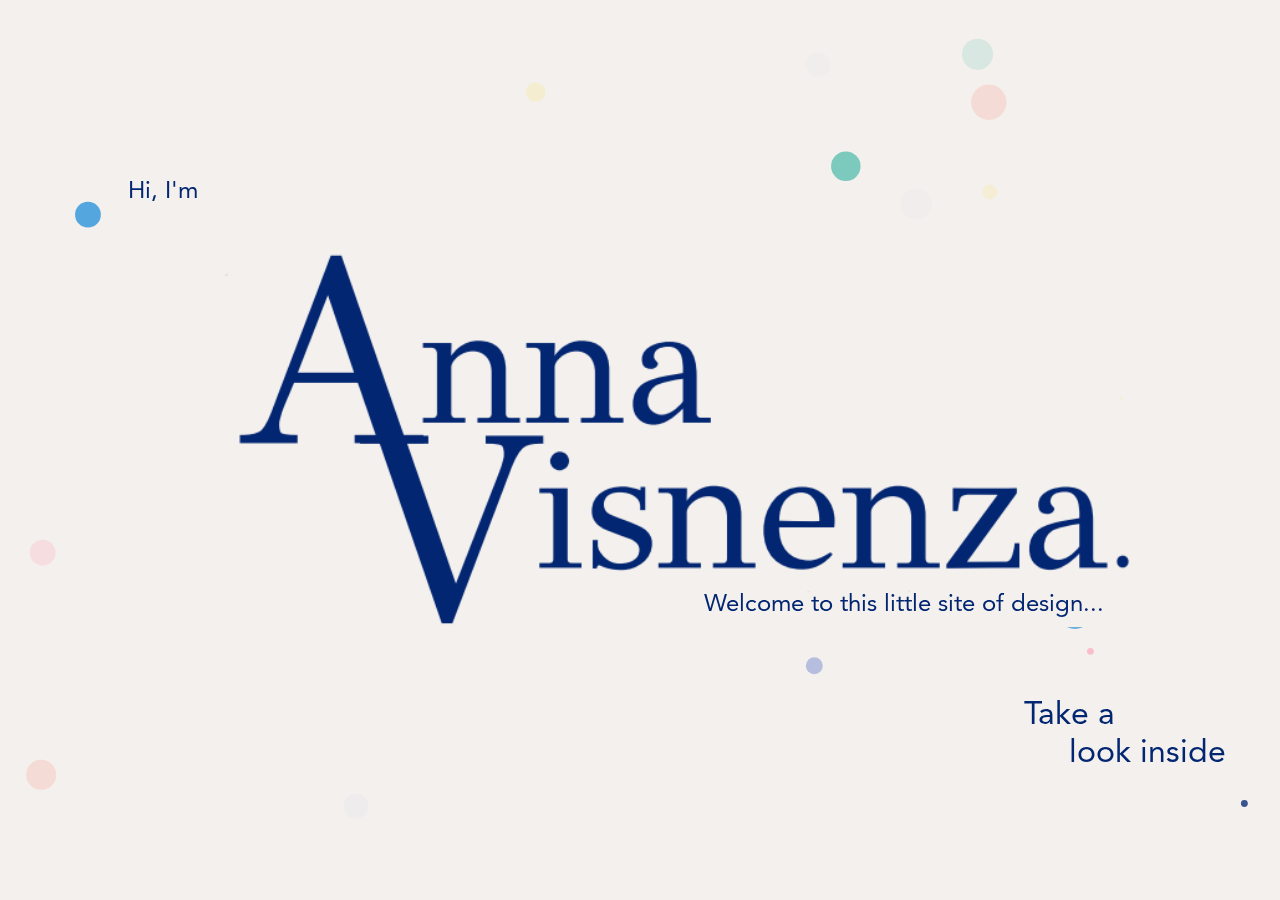
<file: index.html>
<!DOCTYPE html>
<html lang="en">
<head>
    <meta charset="UTF-8">
    <meta name="viewport" content="width=device-width, initial-scale=1.0">
    <meta http-equiv="X-UA-Compatible" content="ie=edge">
    <meta name="description" content="A portfolio website for Anna Visnenza's design projects">
    <meta name="author" content="Andrea Hayes and Anna Visnenza">
    <meta name="keywords" content="Design, graphic designer, Designer, Art, Anna Visnenza, Andrea Hayes, Creative, Portfolio, Graphic Design, Products, Work, Play, Contact, Playful, Particles">

    <link rel="stylesheet" href="css/animations.css">
    <link rel="stylesheet" href="css/style.css">
    <link rel="stylesheet" href="css/responsive.css">

    <title>Anna Visnenza</title>
    
</head>
<body>

  <div id="particles-js"></div>

  <img src="assets/images/AnnaMain.png" id="mainTitleImage" class="main-fade-in" alt="An image of the name Anna Visnenza">

  <p id="pOne" class="introFont">Hi, I'm</p>
  <p id="pTwo" class="introFont">Welcome to this little site of design...</p>
  <a href="inside.html"><p id="pThree" class="introFont">Take a <br/> &nbsp; &nbsp; &nbsp;look inside</p></a>


  <script src="plugins/particles.js"></script>
  <script src="js/myScript.js"></script>
</body>
</html>
</file>
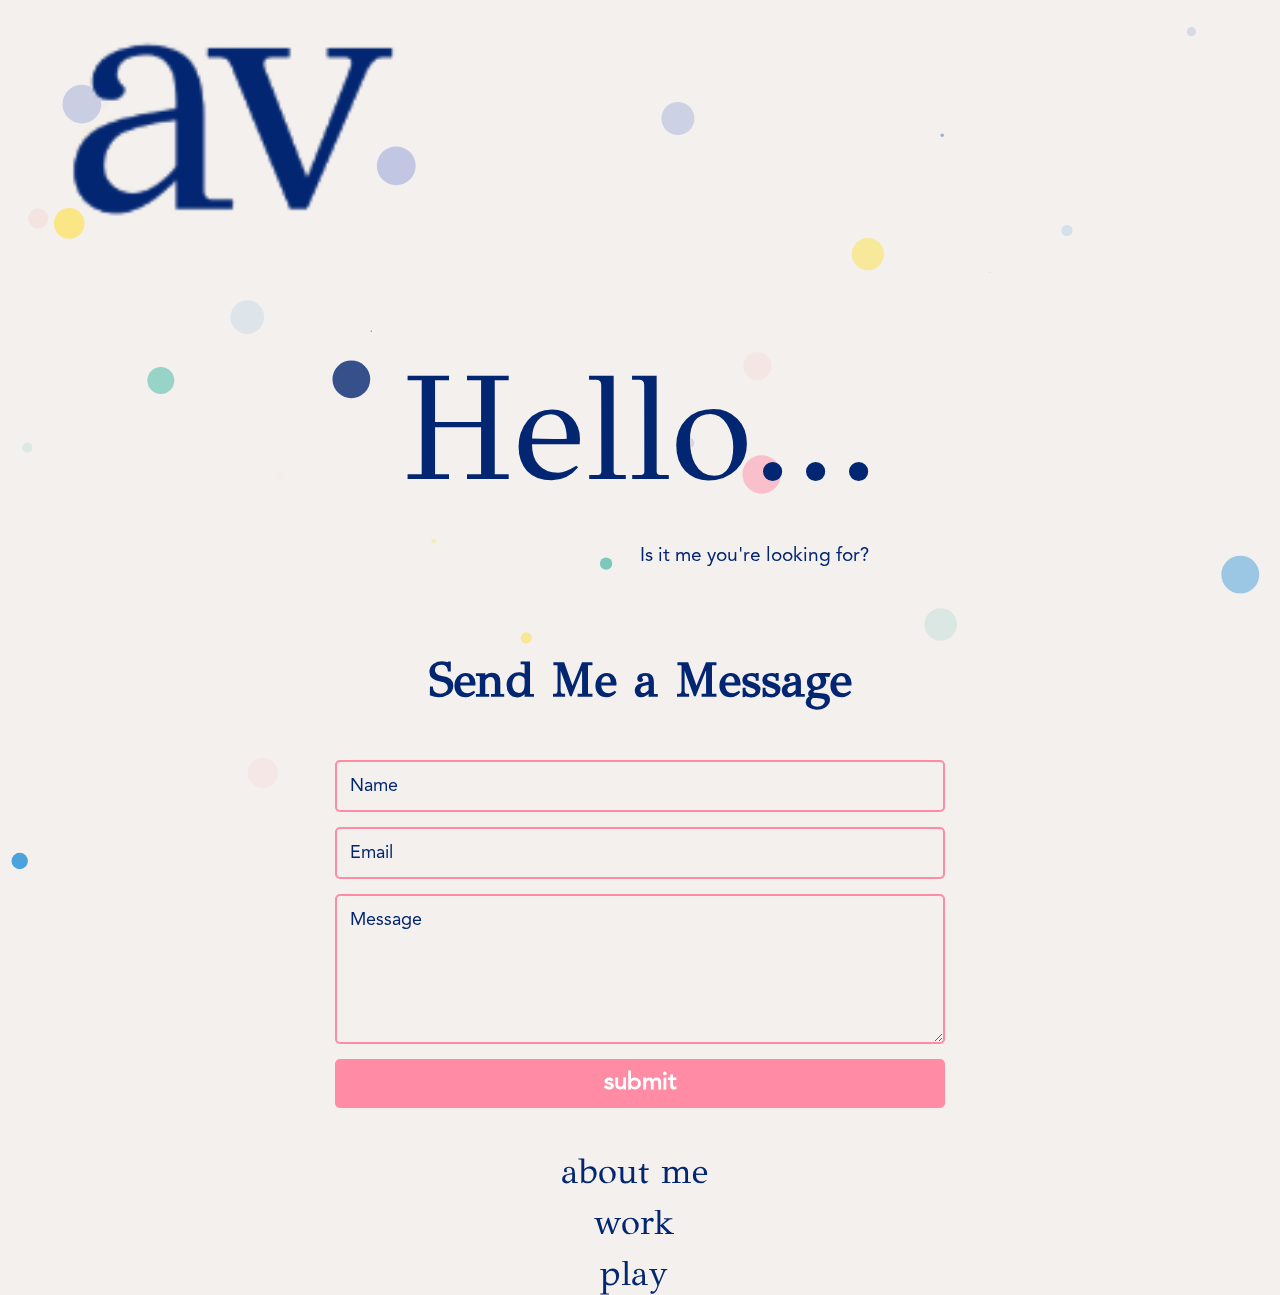
<file: contact.html>
<!DOCTYPE html>
<html lang="en">
<head>
    <meta charset="UTF-8">
    <meta name="viewport" content="width=device-width, initial-scale=1.0">
    <meta http-equiv="X-UA-Compatible" content="ie=edge">
    <meta name="description" content="A portfolio website for Anna Visnenza's design projects">
    <meta name="author" content="Andrea Hayes and Anna Visnenza">
    <meta name="keywords" content="Design, about, graphic designer, Designer, Art, Anna Visnenza, Andrea Hayes, Creative, Portfolio, Graphic Design, Products, Work, Play, Contact, Playful, Particles">

    <link rel="stylesheet" href="css/animations.css">
    <link rel="stylesheet" href="css/style.css">
    <link rel="stylesheet" href="css/form.css">
    <link rel="stylesheet" href="css/contactResponsive.css">

    <title>Anna Visnenza</title>
    
</head>
<body>

  <div id="particles-js"></div>

  <a href="index.html"><img id="logo" class="second-fade-in" src="assets/images/logo.png" alt=""></a>

  <h1 id="contactTitle" class="fancyAboutFont second-fade-in">Hello...</h1>
  <p id="contactSubtitle" class="second-fade-in">Is it me you're looking for?</p>

  <div id="contactSection" class="second-fade-in">
    <h1 id="messageMe">Send Me a Message</h1>
    <form>      
      <input name="name" type="text" class="feedback-input" placeholder="Name" />   
      <input name="email" type="text" class="feedback-input" placeholder="Email" />
      <textarea name="text" class="feedback-input" placeholder="Message"></textarea>
      <input type="submit" value="submit"/>
    </form>
  </div>

    <div id="sideNavContact">
        <ul id="sideNavList">
          <li> <a href="about.html"><h1 id="contactContact" class="fancyAboutFont second-fade-in">about me</h1></a></li>
            <li><a href="work.html"><h1 id="workContact" class="fancyAboutFont second-fade-in">work</h1></a></li>
            <li><a href="play.html"><h1 id="playContact" class="fancyAboutFont second-fade-in">play</h1></a></li>
        </ul>  
    </div>

  <script src="plugins/particles.js"></script>
  <script src="js/myScript.js"></script>
</body>
</html>
</file>
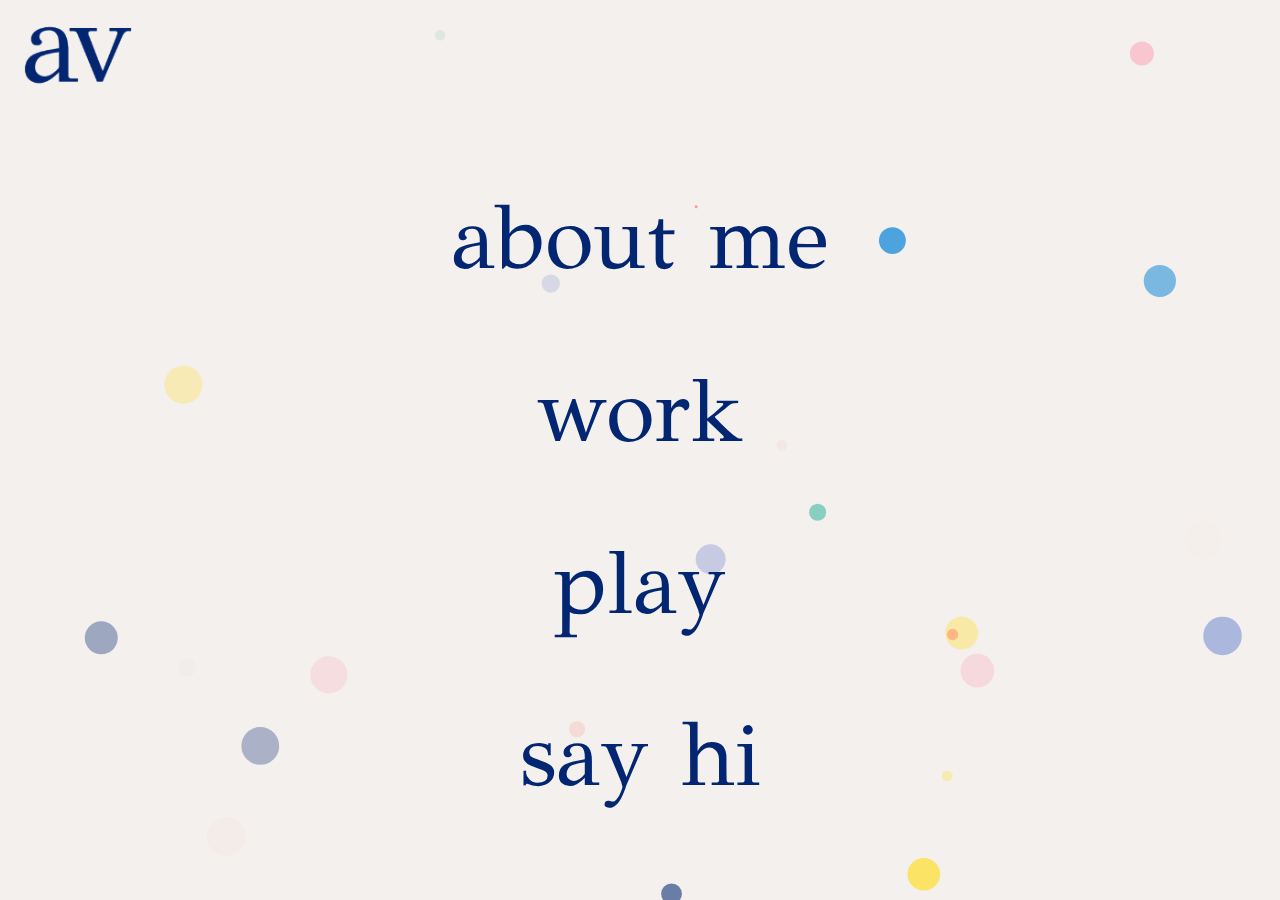
<file: inside.html>
<!DOCTYPE html>
<html lang="en">
<head>
    <meta charset="UTF-8">
    <meta name="viewport" content="width=device-width, initial-scale=1.0">
    <meta http-equiv="X-UA-Compatible" content="ie=edge">
    <meta name="description" content="A portfolio website for Anna Visnenza's design projects">
    <meta name="author" content="Andrea Hayes and Anna Visnenza">
    <meta name="keywords" content="Design, inside, Art, Anna Visnenza, Andrea Hayes, Creative, Portfolio, Graphic Design, Products, Work, Play, Contact, Playful, Particles">

    <link rel="stylesheet" href="css/animations.css">
    <link rel="stylesheet" href="css/style.css">
    <link rel="stylesheet" href="css/responsive.css">

    <title>Anna Visnenza</title>
    
</head>
<body>
    
    <div id="particles-js"></div>

    <a href="index.html"><img id="logo" class="second-fade-in" src="assets/images/logo.png" alt=""></a>
    <a href="about.html"><h1 id="about" class="fancyInsideFont second-fade-in">about me</h1></a>
    <a href="work.html"><h1 id="work" class="fancyInsideFont second-fade-in">work</h1></a>
    <a href="play.html"><h1 id="play" class="fancyInsideFont second-fade-in">play</h1></a>
    <a href="contact.html"><h1 id="contact" class="fancyInsideFont second-fade-in">say hi</h1></a>


  <script src="plugins/particles.js"></script>
  <script src="js/myScript.js"></script>
</body>
</html>
</file>
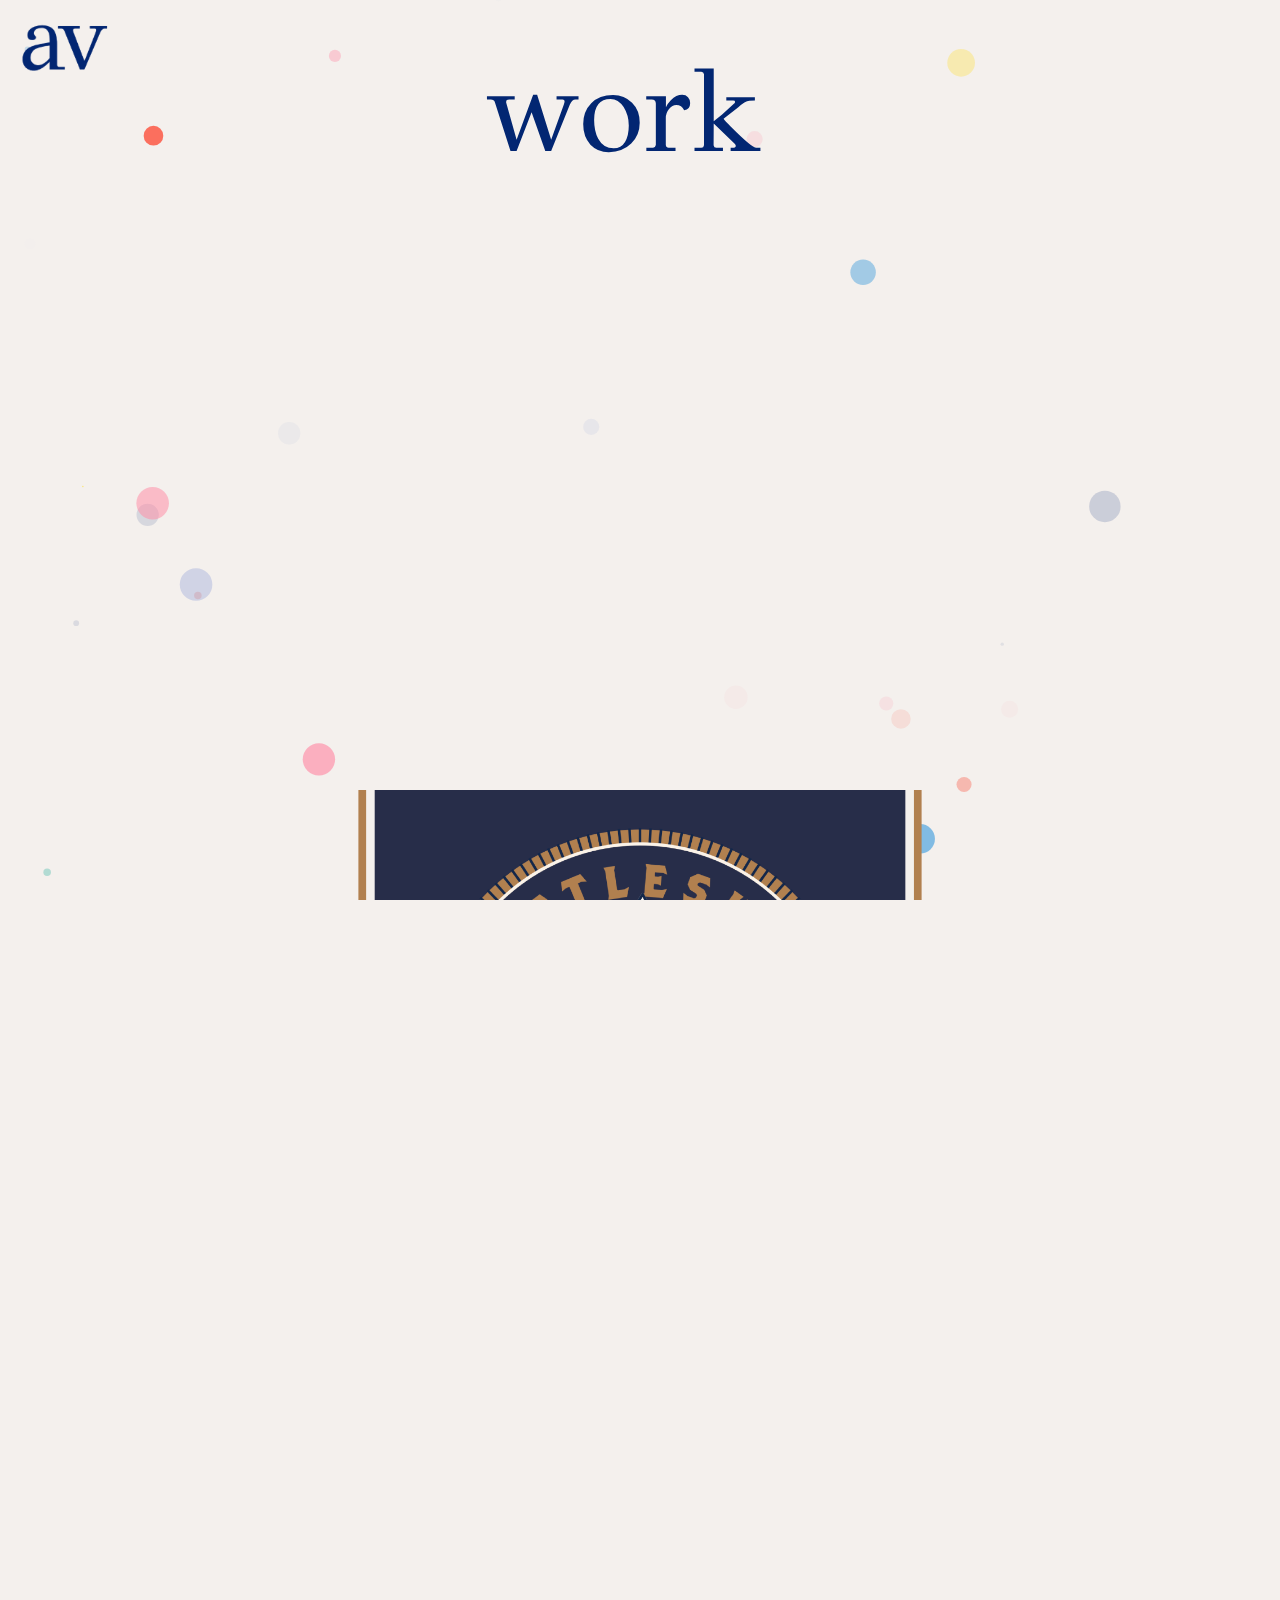
<file: work.html>
<!DOCTYPE html>
<html lang="en">
<head>
    <meta charset="UTF-8">
    <meta name="viewport" content="width=device-width, initial-scale=1.0">
    <meta http-equiv="X-UA-Compatible" content="ie=edge">
    <meta name="description" content="A portfolio website for Anna Visnenza's design projects">
    <meta name="author" content="Andrea Hayes and Anna Visnenza">
    <meta name="keywords" content="Design, about, graphic designer, Designer, Art, Anna Visnenza, Andrea Hayes, Creative, Portfolio, Graphic Design, Products, Work, Play, Contact, Playful, Particles">

    <link rel="stylesheet" href="css/animations.css">
    <link rel="stylesheet" href="css/style.css">
    <link rel="stylesheet" href="css/work.css">

    <title>Anna Visnenza</title>
    
</head>
<body>

  <div id="particles-js"></div>

  <a href="index.html"><img id="logo" class="second-fade-in" src="assets/images/logo.png" alt=""></a>

  <h1 id="workTitle" class="fancyAboutFont second-fade-in">work</h1>

  <div class="child-page-listing second-fade-in">
    <div class="grid-container">
      <article id="3685" class="location-listing">
        <a class="location-title" href="html_pages/work_projects/bottleshop.html">BottleShop</a>
          <div class="location-image">
              <a href="html_pages/work_projects/bottleshop.html">
                <img src="assets/images/work/Bottleshop/BScover.png" alt="">
              </a>
          </div>
      </article>
  
      <article id="3688" class="location-listing">
        <a class="location-title" href="#">PMS</a>
        <div class="location-image">
          <a href="#">
            <img src="assets/images/work/PMS/PMScover.png" alt="">
          </a>
        </div>
      </article>
  
      <article id="3691" class="location-listing">
        <a class="location-title" href="#">Signature</a>
        <div class="location-image">
         <img src="assets/images/work/Signature/SignatureCover.png" alt="">
        </div>
      </article>
  
      <article id="3694" class="location-listing">
        <a class="location-title" href="#">Seaton</a>
        <div class="location-image">
          <img src="assets/images/work/Seaton/SeatonCover.png" alt="">
        </div>
      </article>
  
      <article id="3697" class="location-listing">
        <a class="location-title" href="#">Great Life Advice</a>
        <div class="location-image">
          <img src="assets/images/work/Great_Life_Advice/GLACover.png" alt="">
        </div>
      </article>
  
      <article id="3700" class="location-listing">
        <a class="location-title" href="#">Un-Bowl-Leavable</a>
        <div class="location-image">
          <img src="assets/images/work/Unbowleavable/unbowlCover.png" alt="">
        </div>
      </article>
    </div>
  </div>

  <div id="sideNavAbout">
    <ul id="sideNavList">
        <li><a href="about.html"><h1 id="workAbout" class="fancyAboutFont second-fade-in resizeFont">about me</h1></a></li>
        <li><a href="play.html"><h1 id="playAbout" class="fancyAboutFont second-fade-in resizeFont">play</h1></a></li>
        <li> <a href="contact.html"><h1 id="contactAbout" class="fancyAboutFont second-fade-in resizeFont">say hi</h1></a></li>
    </ul>  
</div>

  <script src="plugins/particles.js"></script>
  <script src="js/myScript.js"></script>
</body>
</html>
</file>
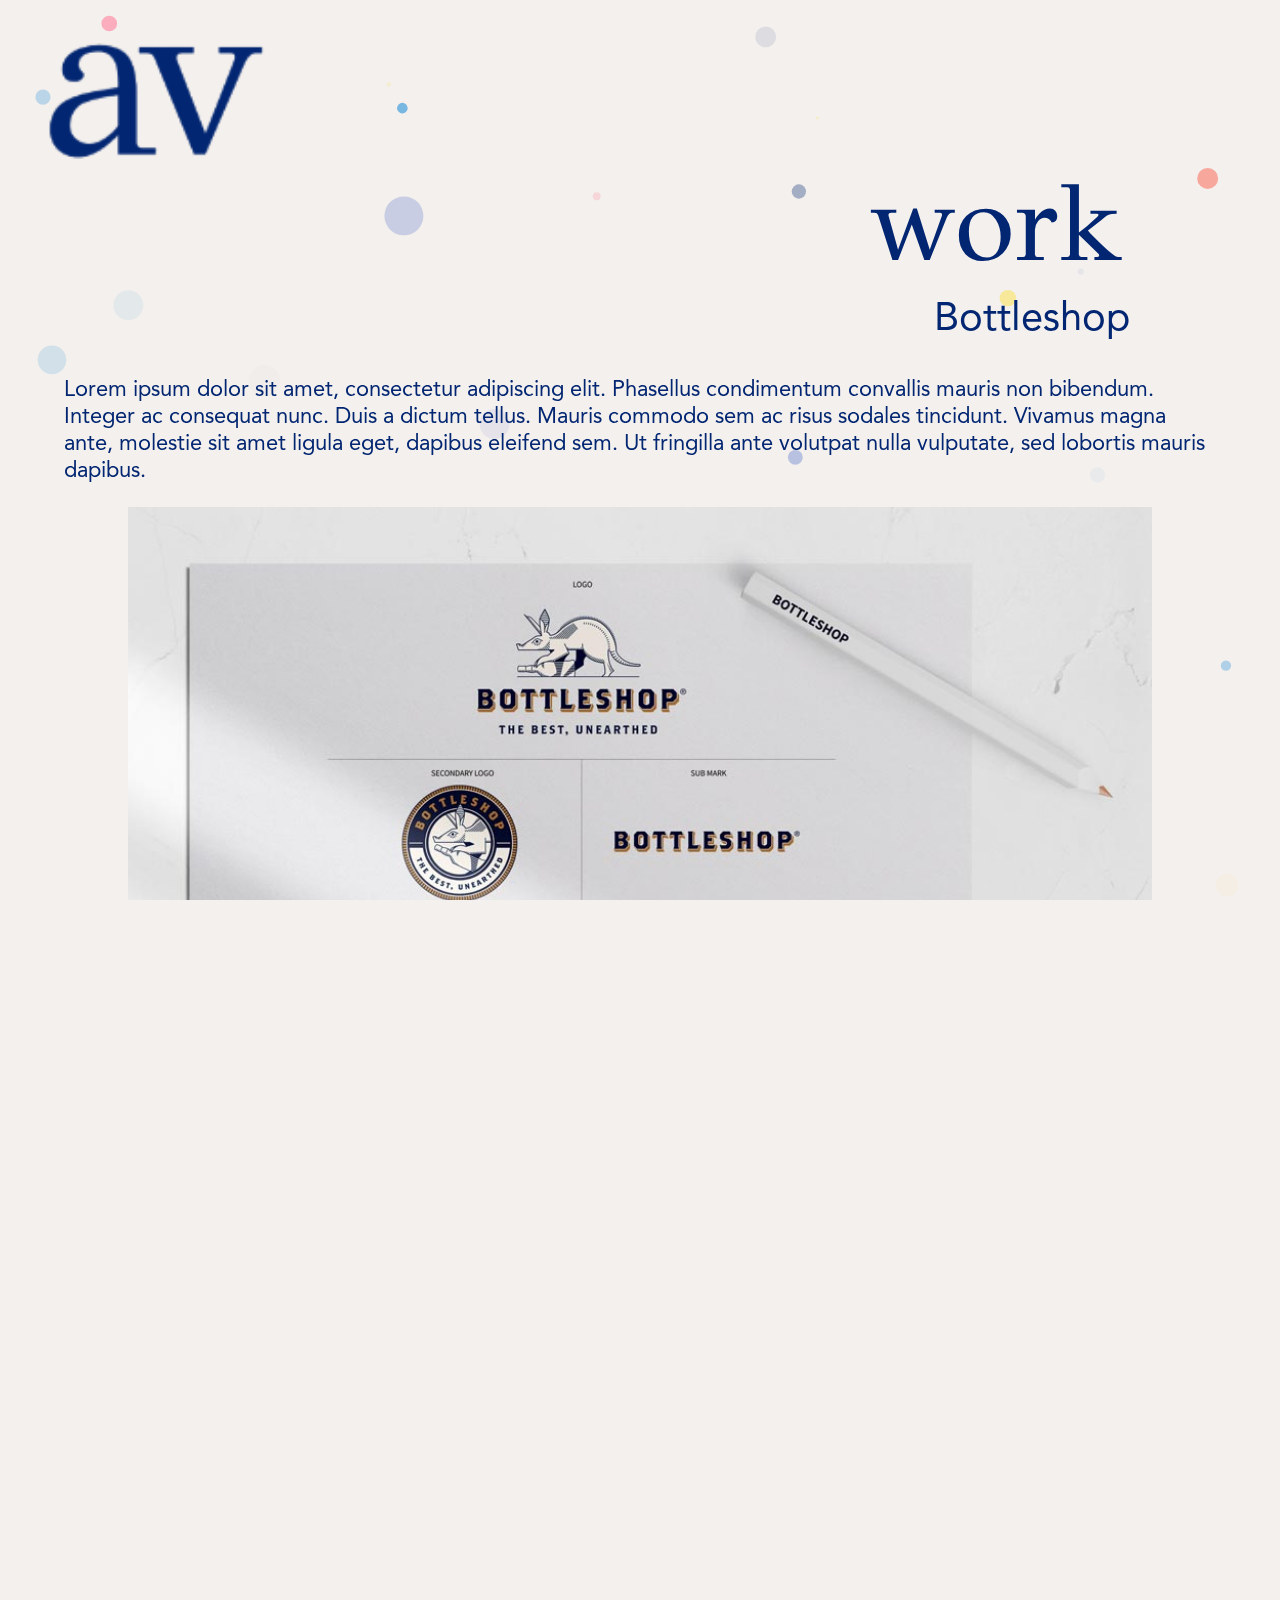
<file: html_pages/work_projects/bottleshop.html>
<!DOCTYPE html>
<html lang="en">
<head>
    <meta charset="UTF-8">
    <meta name="viewport" content="width=device-width, initial-scale=1.0">
    <meta http-equiv="X-UA-Compatible" content="ie=edge">
    <meta name="description" content="A portfolio website for Anna Visnenza's design projects">
    <meta name="author" content="Andrea Hayes and Anna Visnenza">
    <meta name="keywords" content="Design, about, graphic designer, Designer, Art, Anna Visnenza, Andrea Hayes, Creative, Portfolio, Graphic Design, Products, Work, Play, Contact, Playful, Particles">

    <link rel="stylesheet" href="../../plugins/lightbox2-dev/dist/css/lightbox.css">
    <link rel="stylesheet" href="../../css/animations.css">
    <link rel="stylesheet" href="../../css/style.css">
    <link rel="stylesheet" href="../../css/portfolioPieces.css">

    <title>Anna Visnenza</title>
    
</head>
<body>

  <div id="particles-js"></div>

  <a href="../../index.html"><img id="logo" class="second-fade-in" src="../../assets/images/logo.png" alt=""></a>

  <h1 id="workTitle" class="fancyAboutFont second-fade-in">work</h1>
  <h2 id="workSubtitle" class="second-fade-in">Bottleshop</h2>

  <div id="sideNav">
    <ul id="sideNavList">
        <li><a href="../../work.html"><h1 id="work" class="fancyAboutFont second-fade-in resizeFont">work</h1></a></li>
        <li><a href="../../play.html"><h1 id="play" class="fancyAboutFont second-fade-in resizeFont">play</h1></a></li>
        <li><a href="../../about.html"><h1 id="about" class="fancyAboutFont second-fade-in resizeFont">about me</h1></a></li>
        <li> <a href="../../contact.html"><h1 id="contact" class="fancyAboutFont second-fade-in resizeFont">say hi</h1></a></li>
    </ul>  
</div>

<p id="firstParagraph">Lorem ipsum dolor sit amet, consectetur adipiscing elit. Phasellus condimentum convallis mauris non bibendum. Integer ac consequat nunc. Duis a dictum tellus. Mauris commodo sem ac risus sodales tincidunt. Vivamus magna ante, molestie sit amet ligula eget, dapibus eleifend sem. Ut fringilla ante volutpat nulla vulputate, sed lobortis mauris dapibus.</p>

<div id="firstImageContainer">

    <a href="../../assets/images/work/Bottleshop/Bottleshop-Brand-Book-Mockup.jpg" data-lightbox="bottleshop"><img id="one" src="../../assets/images/work/Bottleshop/Bottleshop-Brand-Book-Mockup.jpg" alt="image of brand book for bottleshop"></a>

    <a href="../../assets/images/work/Bottleshop/Bottleshop-Business-Card-Mock-Up.jpg" data-lightbox="bottleshop"><img id="two" src="../../assets/images/work/Bottleshop/Bottleshop-Business-Card-Mock-Up.jpg" alt=""></a>

    <a href="../../assets/images/work/Bottleshop/Bottleshop-Invite-_-Award-Mock-Up.jpg" data-lightbox="bottleshop"><img id="three" src="../../assets/images/work/Bottleshop/Bottleshop-Invite-_-Award-Mock-Up.jpg" alt=""></a>

</div>

<div id="secondImageContainer">

    <a href="../../assets/images/work/Bottleshop/Bottleshop-Calendar-2020-Mock-Up.jpg" data-lightbox="bottleshop"><img id="four" src=" ../../assets/images/work/Bottleshop/Bottleshop-Calendar-2020-Mock-Up.jpg" alt=""></a>

    <a href="../../assets/images/work/Bottleshop/Bottleshop-Media-Calendar-2020-Mock-Up.jpg" data-lightbox="bottleshop"><img id="five" src="../../assets/images/work/Bottleshop/Bottleshop-Media-Calendar-2020-Mock-Up.jpg" alt=""></a>

</div>

<p id="secondParagraph">Lorem ipsum dolor sit amet, consectetur adipiscing elit. Phasellus condimentum convallis mauris non bibendum. Integer ac consequat nunc. Duis a dictum tellus. Mauris commodo sem ac risus sodales tincidunt. Vivamus magna ante, molestie sit amet ligula eget, dapibus eleifend sem. Ut fringilla ante volutpat nulla vulputate, sed lobortis mauris dapibus. Aliquam erat volutpat. Aliquam congue elit vel quam faucibus aliquam.</p>

<div id="thirdImageContainer">
    <a href="../../assets/images/work/Bottleshop/Bottleshop-Box-Mockup-1.jpg" data-lightbox="bottleshop"><img id="six" src="../../assets/images/work/Bottleshop/Bottleshop-Box-Mockup-1.jpg" alt=""></a>

    <a href="../../assets/images/work/Bottleshop/Bottleshop-Box-Mockup-2.jpg" data-lightbox="bottleshop"><img id="seven" src="../../assets/images/work/Bottleshop/Bottleshop-Box-Mockup-2.jpg" alt=""></a>

    <a href="../../assets/images/work/Bottleshop/Bottleshop-Box-Mock-Up-3.jpg" data-lightbox="bottleshop"><img id="eight" src="../../assets/images/work/Bottleshop/Bottleshop-Box-Mock-Up-3.jpg" alt=""></a>
</div>

<p id="thirdParagraph">Lorem ipsum dolor sit amet, consectetur adipiscing elit. Phasellus condimentum convallis mauris non bibendum. Integer ac consequat nunc. Duis a dictum tellus. Mauris commodo sem ac risus sodales tincidunt. Vivamus magna ante, molestie sit amet ligula eget, dapibus eleifend sem. Ut fringilla ante volutpat nulla vulputate, sed lobortis mauris dapibus. Aliquam erat volutpat. Aliquam congue elit vel quam faucibus aliquam.</p>

<div id="fourthImageContainer">
    <a href="../../assets/images/work/Bottleshop/Bottleshop-Brand-Banners-Mock-Up-Clos-Malverne.jpg" data-lightbox="bottleshop"><img id="nine" src="../../assets/images/work/Bottleshop/Bottleshop-Brand-Banners-Mock-Up-Clos-Malverne.jpg" alt=""></a>

    <a href="../../assets/images/work/Bottleshop/Bottleshop-Brand-Banners-Mock-Up-Durbanville-Hills.jpg" data-lightbox="bottleshop"><img id="ten" src="../../assets/images/work/Bottleshop/Bottleshop-Brand-Banners-Mock-Up-Durbanville-Hills.jpg" alt=""></a>

    <a href="../../assets/images/work/Bottleshop/Bottleshop-Brand-Banners-Mock-Up-Macallan.jpg" data-lightbox="bottleshop"><img id="eleven" src="../../assets/images/work/Bottleshop/Bottleshop-Brand-Banners-Mock-Up-Macallan.jpg" alt=""></a>
</div>

<div id="fifthImageContainer">
    <a href="../../assets/images/work/Bottleshop/Bottleshop-GDN-Banners-Mock-Up.jpg" data-lightbox="bottleshop"><img id="twelve" src="../../assets/images/work/Bottleshop/Bottleshop-GDN-Banners-Mock-Up.jpg" alt=""></a>

    <a href="../../assets/images/work/Bottleshop/Bottleshop-Gift-Cards-Mock-Up.jpg" data-lightbox="bottleshop"><img id="thirteen" src="../../assets/images/work/Bottleshop/Bottleshop-Gift-Cards-Mock-Up.jpg" alt=""></a>
</div>

<a id="backTop" href="#logo">Back to Top</a>

  <script src="../../plugins/particles.js"></script>
  <script src="../../plugins/lightbox2-dev/dist/js/lightbox-plus-jquery.js"></script>
  <script src="../../js/myScript.js"></script>
</body>
</html>
</file>
<file: css/animations.css>
@keyframes mainFadeIn{
    0% {
      opacity:0;
    }
    100% {
      opacity:1;
    }
  }
  
  @-moz-keyframes mainFadeIn {
    0% {
      opacity:0;
    }
    100% {
      opacity:1;
    }
  }
  
  @-webkit-keyframes mainFadeIn {
    0% {
      opacity:0;
    }
    100% {
      opacity:1;
    }
  }
  
  @-o-keyframes mainFadeIn {
    0% {
      opacity:0;
    }
    100% {
      opacity:1;
    }
  }
  
  @-ms-keyframes mainFadeIn {
    0% {
      opacity:0;
    }
    100% {
      opacity:1;
    }
  }

  .main-fade-in {
    animation: mainFadeIn ease 5s;
    -webkit-animation: mainFadeIn ease 5s;
    -moz-animation: mainFadeIn ease 5s;
    -o-animation: mainFadeIn ease 5s;
    -ms-animation: mainFadeIn ease 5s;
  }

  .second-fade-in {
    animation: mainFadeIn ease 2s;
    -webkit-animation: mainFadeIn ease 2s;
    -moz-animation: mainFadeIn ease 2s;
    -o-animation: mainFadeIn ease 2s;
    -ms-animation: mainFadeIn ease 2s;
  }
</file>
<file: css/style.css>
@font-face{
  font-family: AvenirMedium;
  src: url(../assets/fonts/AvenirLTStd-Roman.otf);
}

@font-face{
  font-family: fancyFont;
  src: url(../assets/fonts/GFSDidot-Regular.ttf);
}

body {
  padding: 0px;
  margin: 0px;
  background-color: #F4F0ED;
  width: 100%;
  height: 100vh;
  overflow: hidden;
}
  
canvas{
  width: 100%;
  height: 100%;
}
  
#particles-js{
  width: 100%;
  height: 100%;
  position: fixed;
  z-index: -10;
}

a{
  color: #022672;
  text-decoration: none;
  z-index: 2;
}

a:hover{
  cursor: pointer;
}

.introFont{
  font-family: AvenirMedium;
  color: #022672;
  position: relative;
}

#pThree{
  z-index: 3;
} 

#pThree:hover{
  color: #0683D7;
}

.fancyInsideFont{
  font-family: fancyFont;
  color: #022672;
  position: relative;
  font-size: 80px;
  font-weight: 50;
  z-index: 3;
}

.fancyAboutFont{
  font-family: fancyFont;
  color: #022672;
  position: relative;
  font-size: 35px;
  font-weight: 50;
  z-index: 3;
  line-height: 0.8em;
}

.fancyInsideFont:hover{
  color: #0683D7;
}

#sideNavList{
  list-style-type: none;
}

#sideNavAbout{
  position: relative;
}

/* width */
::-webkit-scrollbar {
  width: 5px;
}

/* Track */
::-webkit-scrollbar-track {
  box-shadow: inset 0 0 5px #F4F0ED; 
  border-radius: 10px;
}
 
/* Handle */
::-webkit-scrollbar-thumb {
  background: #022672; 
  border-radius: 10px;
}

/* Handle on hover */
::-webkit-scrollbar-thumb:hover {
  background: #022672; 
}
</file>
<file: css/responsive.css>
@media (min-width: 150px) and (max-width: 767px) {   
    html, body {
      overflow-x: hidden;
    }

    body {
      position: relative;
    }
  
    #mainTitleImage{
        position: relative;
        width: 90%;
        height: auto;
        top: 35vh;
        left: 12vw;
      }

    #pOne{
      left: 5vw;
      top: 5vh;
      font-size: 100%;
    }
    
    #pTwo{
      top: 30vh;
      left: 22vw;
      font-size: 90%;
    }
    
    #pThree{
      top: 45vh;
      left: 50vw;
      font-size: 130%;
    }

    .fancyInsideFont{
      text-align: center;
      top: 7vh;
      font-size: 50px;
    }

    #logo{
      z-index: 3;
      position: relative;
      top: 2vh;
      left: 1vw;
      width: 20%;
    }
  }

@media (min-width: 768px) and (max-width: 1024px) { 
  html, body {
    overflow-x: hidden;
  }

  body {
    position: relative;
  }

  #mainTitleImage{
      position: relative;
      width: 100%;
      height: auto;
      top: 28vh;
      left: 0vw;
    }

  #pOne{
    left: 5vw;
    top: -10vh;
    font-size: 160%;
  }
  
  #pTwo{
    top: 20vh;
    left: 40vw;
    font-size: 150%;
  }
  
  #pThree{
    top: 35vh;
    left: 50vw;
    font-size: 200%;
  }

  .fancyInsideFont{
    text-align: center;
    top: 10vh;
    font-size: 100px;
  }

  #sideNavAbout{
    text-align: center;
  }

  #logo{
    z-index: 3;
    position: relative;
    top: 2vh;
    left: 1vw;
    width: 20%;
  }

}

@media (min-width: 1025px) and (max-width: 1440px) { 
  html, body {
    overflow-x: hidden;
    overflow-y: visible;
  }

  body {
    position: relative;
  }

  #mainTitleImage{
      position: relative;
      width: 80%;
      height: auto;
      top: 28vh;
      left: 15vw;
    }

  #pOne{
    left: 10vw;
    top: -25vh;
    font-size: 150%;
  }
  
  #pTwo{
    top: 15vh;
    left: 55vw;
    font-size: 150%;
  }
  
  #pThree{
    top: 20vh;
    left: 80vw;
    font-size: 200%;
  }

  .fancyInsideFont{
    text-align: center;
    top: 5vh;
    font-size: 90px;
  }
  
  #logo{
    z-index: 3;
    position: relative;
    top: 2vh;
    left: 1vw;
    width: 10%;
  }
}

@media (min-width: 1441px) and (max-width: 1600px) { 
  html, body {
    overflow-x: hidden;
  }

  body {
    position: relative;
  }

  #mainTitleImage{
      position: relative;
      width: 50%;
      height: auto;
      top: 28vh;
      left: 25vw;
    }

  #pOne{
    left: 20vw;
    top: -15vh;
    font-size: 150%;
  }
  
  #pTwo{
    top: 19vh;
    left: 46vw;
    font-size: 150%;
  }
  
  #pThree{
    top: 30vh;
    left: 80vw;
    font-size: 200%;
  }

  #work{
    left: 30vw;
  }

  #play{
    top: 20vh;
    left: 10vw;
  }

  #about{
    top: 0vh;
    left: 60vw;
  }

  #contact{
    left: 80vw;
  }
  
  #logo{
    z-index: 3;
    position: relative;
    top: 2vh;
    left: 1vw;
    width: 10%;
  }

}

@media (min-width: 1601px) and (max-width: 5120px) { 
  html, body {
    overflow-x: hidden;
  }

  body {
    position: relative;
  }

  #mainTitleImage{
      position: relative;
      width: 50%;
      height: auto;
      top: 28vh;
      left: 25vw;
    }

  #pOne{
    left: 20vw;
    top: -15vh;
    font-size: 150%;
  }
  
  #pTwo{
    top: 19vh;
    left: 46vw;
    font-size: 150%;
  }
  
  #pThree{
    top: 30vh;
    left: 80vw;
    font-size: 200%;
  }

  #work{
    left: 25vw;
  }

  #about{
    top: 0vh;
    left: 60vw;
  }

  #play{
    top: 40vh;
    left: 20vw;
  }

  #contact{
    left: 80vw;
    top: 15vh;
  }

  #logo{
    z-index: 3;
    position: relative;
    top: 2vh;
    left: 1vw;
    width: 5%;
  }

}
</file>
<file: css/form.css>
form {
	 max-width: 30%;
	 margin: 50px auto;
	 position: relative;
     z-index: 3 !important;
}

::placeholder { /* Chrome, Firefox, Opera, Safari 10.1+ */
	color: #022672;
	opacity: 1; /* Firefox */
  }
  
 .feedback-input {
	 color: #0683D7;
	 font-family: AvenirMedium;
	 font-weight: 500;
	 font-size: 18px;
	 border-radius: 5px;
	 line-height: 22px;
	 background-color: transparent;
	 border: 2px solid #FF8BA5;
	 transition: all 0.3s;
	 padding: 13px;
	 margin-bottom: 15px;
	 width: 100%;
	 box-sizing: border-box;
	 outline: 0;
}
 .feedback-input:focus {
	 border: 2px solid #FF8BA5;
}
 textarea {
	 height: 150px;
	 line-height: 150%;
	 resize: vertical;
}
 [type="submit"] {
	 font-family: AvenirMedium;
	 width: 100%;
	 background: #FF8BA5;
	 border-radius: 5px;
	 border: 0;
	 cursor: pointer;
	 color: white;
	 font-size: 24px;
	 padding-top: 10px;
	 padding-bottom: 10px;
	 transition: all 0.3s;
	 margin-top: -4px;
	 font-weight: 700;
}
 [type="submit"]:hover {
	 background: #FF8BA5;
}
</file>
<file: css/contactResponsive.css>
.contactTitle{
    color: #022672;
    z-index: 3;
}

#workContact:hover{
    color: #0683D7;
}

#contactContact:hover{
    color: #0683D7;
}

#playContact:hover{
    color: #0683D7;
}


@media (min-width: 150px) and (max-width: 767px) {   

    body{
      overflow-y: visible;
      overflow-x: hidden;
    }

    #particles-js{
        position: fixed;
        width: 100%;
        height: 100%;
        z-index: -1;
        overflow-x: hidden;
    }

    canvas {
      display: block;
      z-index: 0 !important;
      position: fixed;
      overflow-x: hidden;
    }
    
      #contactTitle{
        text-align: center;
        top: 5vh;
        font-size: 80px;
      }

      #contactSection{
          margin: 30px;
          padding-top: 20px;
          z-index: 3;
      }

      #sideNavContact{
        position: relative;
        right: 5vw;
        text-align: center;
      }

      form {
        max-width: 100%;
        margin: 50px auto;
        position: relative;
        z-index: 3 !important;
     }

     #contactSubtitle{
      color: #022672;
      position: relative;
      left: 30vw;
      bottom: 1vh;
      font-family: AvenirMedium;
      width: 60%;
      height: auto;
     }

     #messageMe{
      color: #022672;
      font-family: fancyFont;
      text-align: center;
     }

     #logo{
      z-index: 3;
      position: relative;
      top: 2vh;
      left: 3vw;
      width: 20%;
    }
  }
  
  @media (min-width: 768px) and (max-width: 1024px) {
    body{
      overflow-y: visible;
      overflow-x: hidden;
    }

    #particles-js{
        position: fixed;
        width: 100%;
        height: 100%;
        z-index: -1;
        overflow-x: hidden;
    }

    canvas {
      display: block;
      z-index: 0 !important;
      position: fixed;
      overflow-x: hidden;
    }
    
      #contactTitle{
        text-align: center;
        top: 5vh;
        font-size: 150px;
      }

      #contactSection{
          margin: 30px;
          padding-top: 20px;
          z-index: 3;
      }

      #sideNavContact{
        position: relative;
        right: 2vw;
        text-align: center;
      }

      form {
        max-width: 60%;
        margin: 50px auto;
        position: relative;
        z-index: 3 !important;
     }

     #contactSubtitle{
      color: #022672;
      position: relative;
      left: 50vw;
      bottom: 0vh;
      font-family: AvenirMedium;
      font-size: 120%;
      width: 40%;
      height: auto;
     }

     #messageMe{
      color: #022672;
      font-family: fancyFont;
      text-align: center;
      font-size: 300%;
     }

     #logo{
      z-index: 3;
      position: relative;
      top: 2vh;
      left: 3vw;
      width: 15%;
    }
  }

  @media (min-width: 1025px) and (max-width: 1440px) { 
    body{
      overflow-y: visible;
      overflow-x: hidden;
    }

    #particles-js{
        position: fixed;
        width: 100%;
        height: 100%;
        z-index: -1;
        overflow-x: hidden;
    }

    canvas {
      display: block;
      z-index: 0 !important;
      position: fixed;
      overflow-x: hidden;
    }
    
      #contactTitle{
        text-align: center;
        top: 5vh;
        font-size: 150px;
      }

      #contactSection{
          margin: 30px;
          padding-top: 20px;
          z-index: 3;
      }

      #sideNavContact{
        position: relative;
        right: 2vw;
        text-align: center;
      }

      form {
        max-width: 50%;
        margin: 50px auto;
        position: relative;
        z-index: 3 !important;
     }

     #contactSubtitle{
      color: #022672;
      position: relative;
      left: 50vw;
      bottom: 0vh;
      font-family: AvenirMedium;
      font-size: 120%;
      width: 40%;
      height: auto;
     }

     #messageMe{
      color: #022672;
      font-family: fancyFont;
      text-align: center;
      font-size: 300%;
     }

     #logo{
      z-index: 3;
      position: relative;
      top: 2vh;
      left: 3vw;
      width: 30%;
    }
  }

  @media (min-width: 1441px) and (max-width: 1600px) { 
    html, body {
      overflow-x: hidden;
      overflow-y: visible;
    }

    body {
      position: relative;
    }

    #contactTitle{
      position: relative;
      top: 5vh;
      left: 22vw;
      font-size: 150px;
    }
    
    #contactSubtitle{
      color: #022672;
      position: relative;
      left: 36vw;
      bottom: 2vh;
      font-family: AvenirMedium;
      font-size: 120%;
      width: 40%;
      height: auto;
     }


    #sideNavContact{
      position: relative;
      top: -50vh;
      left: 3vw;
      z-index: 3;
    }

    #aboutSection{
      margin: 20px;
      width: 40%;
      position: relative;
      top: -45vh;
      left: 55vw;
    }

    #messageMe{
      color: #022672;
      font-family: fancyFont;
      text-align: center;
      font-size: 300%;
      position: relative;
      left: 25vw;
      top: -30vh;
     }

     form {
      max-width: 30%;
      margin: 50px auto;
      position: relative;
      left: 25vw;
      top: -30vh;
      z-index: 3 !important;
   }

    #logo{
      z-index: 3;
      position: relative;
      top: 2vh;
      left: 1vw;
      width: 8%;
    }

  }

  @media (min-width: 1601px) and (max-width: 5120px) { 
    html, body {
      overflow-x: hidden;
      overflow-y: hidden;
    }

    body {
      position: relative;
    }

    #contactTitle{
      position: relative;
      top: 5vh;
      left: 22vw;
      font-size: 150px;
    }
    
    #contactSubtitle{
      color: #022672;
      position: relative;
      left: 36vw;
      bottom: 2vh;
      font-family: AvenirMedium;
      font-size: 120%;
      width: 40%;
      height: auto;
     }


    #sideNavContact{
      position: relative;
      top: -40vh;
      left: 3vw;
      z-index: 3;
    }

    #aboutSection{
      margin: 20px;
      width: 40%;
      position: relative;
      top: -45vh;
      left: 55vw;
    }

    #messageMe{
      color: #022672;
      font-family: fancyFont;
      text-align: center;
      font-size: 300%;
      position: relative;
      left: 25vw;
      top: -20vh;
     }

     form {
      max-width: 30%;
      margin: 50px auto;
      position: relative;
      left: 25vw;
      top: -20vh;
      z-index: 3 !important;
   }

    #logo{
      z-index: 3;
      position: relative;
      top: 2vh;
      left: 1vw;
      width: 5%;
    }
  
  }
</file>
<file: css/work.css>
#workAbout:hover{
  color: #0683D7;
}

#contactAbout:hover{
  color: #0683D7;
}

#playAbout:hover{
  color: #0683D7;
}

@media (min-width: 150px) and (max-width: 767px) {   
  html, body {
    overflow-x: hidden;
    overflow-y: visible;
  }
  
  body {
    position: fixed;
  }

  #particles-js{
    position: absolute;
    width: 100%;
    height: 100%;
    overflow-x: hidden;
    overflow-y: hidden;
    z-index: -1;
}
  
  #workTitle{
    position: relative;
    display: block;
    top: 5vh;
    left: 25vw;
    font-size: 90px;
    width: 0%;
    margin: 0;
    padding: 0;
  }
  
  #sideNavAbout{
    position: relative;
    text-align: center;
    top: 10vh;
    left: -6vw;
    z-index: 3;
  }
  
  #logo{
    z-index: 3;
    position: relative;
    top: 2vh;
    left: 1vw;
    width: 20%;
  } 
  
  img {
    width: 80%;
    height: auto;
  }
  
  .grid-container {
    display: grid;
    grid-template-columns:  50vw;
    grid-gap: 1em;
    position: relative;
    text-align: center;
    top: 10vh;
    left: 25vw;
  }
  
  /* hover styles */
  .location-listing {
    position: relative;
    z-index: 5;
  }
  
  .location-image {
    line-height: 0;
    overflow: hidden;
  }
  
  .location-image img {
    filter: blur(0px);
    transition: filter 0.3s ease-in;
    transform: scale(1.1);
  }
  
  .location-title {
    font-size: 1.5em;
    text-decoration: none;
    z-index: 1;
    position: relative;
    text-align: center;
    height: 100%;
    width: 100%;
    top: 50%;
    left: 0;
    opacity: 0;
    transition: opacity .5s;
    background: rgba(244,240,237,0.3);
    color: #022672;
    font-family: AvenirMedium;
    
    /* position the text in t’ middle*/
    display: flex;
    align-items: center;
    justify-content: center;
  }
  
  .location-listing:hover .location-title {
    opacity: 1;
  }
  
  .location-listing:hover .location-image img {
    filter: blur(2px);
  }
}

@media (min-width: 768px) and (max-width: 1024px) {
  html, body {
    overflow-x: hidden;
    overflow-y: visible;
  }
  
  body {
    position: fixed;
  }

  #particles-js{
    position: absolute;
    width: 100%;
    height: 100%;
    overflow-x: hidden;
    overflow-y: hidden;
    z-index: -1;
}
  
  #workTitle{
    position: relative;
    display: block;
    top: 5vh;
    left: 27vw;
    font-size: 160px;
    width: 0%;
    margin: 0;
    padding: 0;
  }
  
  #sideNavAbout{
    position: relative;
    text-align: center;
    top: 10vh;
    left: -2vw;
    z-index: 3;
  }

  .resizeFont{
    font-size: 60px;
  }
  
  #logo{
    z-index: 3;
    position: relative;
    top: 2vh;
    left: 1vw;
    width: 20%;
  } 
  
  img {
    width: 80%;
    height: auto;
  }
  
  .grid-container {
    display: grid;
    grid-template-columns:  70vw;
    grid-gap: 1em;
    position: relative;
    text-align: center;
    top: 10vh;
    left: 15vw;
  }
  
  /* hover styles */
  .location-listing {
    position: relative;
    z-index: 5;
  }
  
  .location-image {
    line-height: 0;
    overflow: hidden;
  }
  
  .location-image img {
    filter: blur(0px);
    transition: filter 0.3s ease-in;
    transform: scale(1.1);
  }
  
  .location-title {
    font-size: 1.5em;
    text-decoration: none;
    z-index: 1;
    position: relative;
    text-align: center;
    height: 100%;
    width: 100%;
    top: 50%;
    left: 0;
    opacity: 0;
    transition: opacity .5s;
    background: rgba(244,240,237,0.3);
    color: #022672;
    font-family: AvenirMedium;
    
    /* position the text in t’ middle*/
    display: flex;
    align-items: center;
    justify-content: center;
  }
  
  .location-listing:hover .location-title {
    opacity: 1;
  }
  
  .location-listing:hover .location-image img {
    filter: blur(2px);
  }
}

@media (min-width: 1025px) and (max-width: 1440px) {
  html, body {
    overflow-x: hidden;
    overflow-y: visible;
  }
  
  body {
    position: fixed;
  }

  #particles-js{
    position: absolute;
    width: 100%;
    height: 100%;
    overflow-x: hidden;
    z-index: -1;
}
  
  #workTitle{
    position: relative;
    text-align: center;
    top: 0vh;
    left: 38vw;
    font-size: 120px;
    width: 0%;
    margin: 0;
    padding: 0;
  }
  
  #sideNavAbout{
    position: relative;
    text-align: center;
    top: 20vh;
    left: -2vw;
    z-index: 3;
  }
  
  #logo{
    z-index: 3;
    position: relative;
    top: 2vh;
    left: 1vw;
    width: 8%;
  } 
  
  img {
    width: 80%;
    height: auto;
  }
  
  .grid-container {
    display: grid;
    grid-template-columns:  50vw;
    grid-gap: 3em;
    position: relative;
    text-align: center;
    top: 10vh;
    left: 25vw;
  }
  
  /* hover styles */
  .location-listing {
    position: relative;
    z-index: 5;
  }
  
  .location-image {
    line-height: 0;
    overflow: hidden;
  }
  
  .location-image img {
    filter: blur(0px);
    transition: filter 0.3s ease-in;
    transform: scale(1.1);
  }
  
  .location-title {
    font-size: 1.5em;
    text-decoration: none;
    z-index: 1;
    position: relative;
    text-align: center;
    height: 100%;
    width: 100%;
    top: 50%;
    left: 0;
    opacity: 0;
    transition: opacity .5s;
    background: rgba(244,240,237,0.3);
    color: #022672;
    font-family: AvenirMedium;
    
    /* position the text in t’ middle*/
    display: flex;
    align-items: center;
    justify-content: center;
  }
  
  .location-listing:hover .location-title {
    opacity: 1;
  }
  
  .location-listing:hover .location-image img {
    filter: blur(2px);
  }

}

@media (min-width: 1441px) and (max-width: 1600px) { 
  html, body {
    overflow-x: hidden;
    overflow-y: hidden;
  }
  
  body {
    position: fixed;
  }
  
  #workTitle{
    position: relative;
    top: 10vh;
    left: 10vw;
    font-size: 8vw;
  }
  
  #sideNavAbout{
    position: relative;
    top: -70vh;
    left: 0vw;
    z-index: 3;
  }
  
  #logo{
    z-index: 3;
    position: relative;
    top: 2vh;
    left: 1vw;
    width: 5%;
  } 
  
  img {
    width: 100%;
    height: auto;
  }
  
  .grid-container {
    display: grid;
    grid-template-columns:  20vw 20vw 20vw;
    grid-gap: 0.5em;
    margin: 150px;
    position: relative;
    left: 25vw;
    top: -30vh;
  }
  
  /* hover styles */
  .location-listing {
    position: relative;
    z-index: 5;
  }
  
  .location-image {
    line-height: 0;
    overflow: hidden;
  }
  
  .location-image img {
    filter: blur(0px);
    transition: filter 0.3s ease-in;
    transform: scale(1.1);
  }
  
  .location-title {
    font-size: 2em;
    text-decoration: none;
    z-index: 1;
    position: absolute;
    height: 100%;
    width: 100%;
    top: 0;
    left: 0;
    opacity: 0;
    transition: opacity .5s;
    background: rgba(244,240,237,0.6);
    color: #022672;
    font-family: AvenirMedium;
    
    /* position the text in t’ middle*/
    display: flex;
    align-items: center;
    justify-content: center;
  }
  
  .location-listing:hover .location-title {
    opacity: 1;
  }
  
  .location-listing:hover .location-image img {
    filter: blur(2px);
  }

}


@media (min-width: 1601px) and (max-width: 5120px) { 

html, body {
  overflow-x: hidden;
  overflow-y: hidden;
}

body {
  position: fixed;
}

#workTitle{
  position: relative;
  top: 10vh;
  left: 10vw;
  font-size: 8vw;
}

#sideNavAbout{
  position: relative;
  top: -65vh;
  left: 1vw;
  z-index: 3;
}

#logo{
  z-index: 3;
  position: relative;
  top: 2vh;
  left: 1vw;
  width: 5%;
} 

img {
  width: 100%;
  height: auto;
}

.grid-container {
  display: grid;
  grid-template-columns:  20vw 20vw 20vw;
  grid-gap: 0.5em;
  margin: 150px;
  position: relative;
  left: 30vw;
  top: -27vh;
}

/* hover styles */
.location-listing {
  position: relative;
  z-index: 5;
}

.location-image {
  line-height: 0;
  overflow: hidden;
}

.location-image img {
  filter: blur(0px);
  transition: filter 0.3s ease-in;
  transform: scale(1.1);
}

.location-title {
  font-size: 2em;
  text-decoration: none;
  z-index: 1;
  position: absolute;
  height: 100%;
  width: 100%;
  top: 0;
  left: 0;
  opacity: 0;
  transition: opacity .5s;
  background: rgba(244,240,237,0.6);
  color: #022672;
  font-family: AvenirMedium;
  
  /* position the text in t’ middle*/
  display: flex;
  align-items: center;
  justify-content: center;
}

.location-listing:hover .location-title {
  opacity: 1;
}

.location-listing:hover .location-image img {
  filter: blur(2px);
}
}


/* for touch screen devices */
@media (hover: none) { 
  .location-title {
    opacity: 1;
  }
  .location-image img {
    filter: blur(2px);
  }
}
</file>
<file: css/portfolioPieces.css>
body
{
    overflow-y: scroll;
    overflow-x: hidden;
    position: static;
}

html
{
    overflow-x: hidden;
    overflow-y: scroll;
}

canvas{
    height: 100vh;
    overflow-x: hidden;
    overflow-y: scroll;
}

#work:hover
{
    color: #0683D7;
}
  
#contact:hover
{
    color: #0683D7;
}

#play:hover
{
    color: #0683D7;
}

#about:hover
{
    color: #0683D7;
}

#logo
{
    height: auto;
    position: fixed;
}

#workTitle
{
    font-size: 110px;
    position: relative;
}

#workSubtitle
{
    font-family: AvenirMedium;
    font-weight: 300;
    font-size: 40px;
    color: #022672;
    position: relative;
}

#sideNav
{
    overflow-y: auto;
    position: fixed;
    height: 100vh;
}

#firstParagraph
{
    width: 30vw;
    font-family: AvenirMedium;
    font-size: 22px;
    color: #022672;
    line-height: 3vh;
    position: relative;
}

#one
{
    position: relative;
    width: 25%;
    height: auto;
    z-index: 5;
}

#two
{
    position: relative;
    width: 30%;
    height: auto;
    z-index: 5;
}

#three
{
    position: relative;
    width: 25%;
    height: auto;
    z-index: 5;
}

#four
{
    position: relative;
    width: 25%;
    height: auto;
    z-index: 5;
}

#five
{
    position: relative;
    width: 25%;
    height: auto;
    z-index: 5;
}

#secondParagraph
{
    width: 70vw;
    font-family: AvenirMedium;
    font-size: 22px;
    color: #022672;
    line-height: 3vh;
    position: relative;
}

#six
{
    position: relative;
    width: 30%;
    height: auto;
    z-index: 5;
}

#seven
{
    position: relative;
    width: 30%;
    height: auto;
    z-index: 6;
}

#eight
{
    position: relative;
    width: 30%;
    height: auto;
    z-index: 5;
}

#thirdParagraph
{
    width: 30vw;
    font-family: AvenirMedium;
    font-size: 22px;
    color: #022672;
    line-height: 3vh;
    position: relative;
}

#nine
{
    position: relative;
    width: 30%;
    height: auto;
    z-index: 5;
}

#ten
{
    position: relative;
    width: 30%;
    height: auto;
    z-index: 5;
}

#eleven
{
    position: relative;
    width: 29%;
    height: auto;
    z-index: 5;
}

#twelve
{
    position: relative;
    width: 30%;
    height: auto;
    z-index: 5;
}

#thirteen
{
    position: relative;
    width: 30%;
    height: auto;
    z-index: 5;
}

#backTop
{
    font-family: AvenirMedium;
    font-size: 22px;
    color: #022672;
    line-height: 3vh;
    position: relative;
    padding-bottom: 5vh;
}

@media (min-width: 150px) and (max-width: 767px) 
{
    #logo
    {
        width: 20vw;
        top: 3vh;
        left: 2vw;
        position: relative;
    }

    #workTitle
    {
        left: 15vw;
        top: -3vh;
    }

    #workSubtitle
    {
        left: 30vw;
        top: -13vh;
    }

    #sideNav
    {
        display: none;
    }

    #firstParagraph
    {
        width: 90vw;
        top: -15vh;
        left: 5vw;
        line-height: 23px;
    }

    #one
    {
        width: 80%;
        top: -10vh;
        left: 10vw;
        
    }

    #two
    {
        width: 80%;
        top: -5vh;
        left: 10vw;
        
    }

    #three
    {
        width: 80%;
        top: 0vh;
        left: 10vw;
        
    }

    #four
    {
        width: 80%;
        top: 5vh;
        left: 10vw;
    }

    #five
    {
        width: 80%;
        top: 10vh;
        left: 10vw;
    }

    #secondParagraph
    {
        width: 90vw;
        top: 15vh;
        left: 5vw;
        line-height: 23px;
    }

    #six
    {
        width: 80%;
        top: 20vh;
        left: 10vw;
    }

    #seven
    {
        width: 80%;
        top: 25vh;
        left: 10vw;
    }

    #eight
    {
        width: 80%;
        top: 30vh;
        left: 10vw;
    }

    #thirdParagraph
    {
        width: 90vw;
        top: 35vh;
        left: 5vw;
        line-height: 23px;
    }

    #nine
    {
        width: 80%;
        top: 40vh;
        left: 10vw;
    }

    #ten
    {
        width: 80%;
        top: 45vh;
        left: 10vw;
    }

    #eleven
    {
        width: 80%;
        top: 50vh;
        left: 10vw;
    }

    #twelve
    {
        width: 80%;
        top: 55vh;
        left: 10vw;
    }

    #thirteen
    {
        width: 80%;
        top: 60vh;
        left: 10vw;
    }

    #backTop
    {
        width: 80%;
        top: 65vh;
        left: 33vw;
    }

} 

@media (min-width: 768px) and (max-width: 1023px)
{
    #logo
    {
        width: 20vw;
        top: 3vh;
        left: 2vw;
        position: relative;
    }

    #workTitle
    {
        left: 60vw;
        top: -5vh;
    }

    #workSubtitle
    {
        left: 65vw;
        top: -12vh;
    }

    #sideNav
    {
        display: none;
    }

    #firstParagraph
    {
        width: 90vw;
        top: -10vh;
        left: 5vw;
    }

    #one
    {
        width: 80%;
        top: -10vh;
        left: 10vw;
        
    }

    #two
    {
        width: 80%;
        top: -5vh;
        left: 10vw;
        
    }

    #three
    {
        width: 80%;
        top: 0vh;
        left: 10vw;
        
    }

    #four
    {
        width: 80%;
        top: 5vh;
        left: 10vw;
    }

    #five
    {
        width: 80%;
        top: 10vh;
        left: 10vw;
    }

    #secondParagraph
    {
        width: 90vw;
        top: 15vh;
        left: 5vw;
    }

    #six
    {
        width: 80%;
        top: 20vh;
        left: 10vw;
    }

    #seven
    {
        width: 80%;
        top: 25vh;
        left: 10vw;
    }

    #eight
    {
        width: 80%;
        top: 30vh;
        left: 10vw;
    }

    #thirdParagraph
    {
        width: 90vw;
        top: 35vh;
        left: 5vw;
    }

    #nine
    {
        width: 80%;
        top: 40vh;
        left: 10vw;
    }

    #ten
    {
        width: 80%;
        top: 45vh;
        left: 10vw;
    }

    #eleven
    {
        width: 80%;
        top: 50vh;
        left: 10vw;
    }

    #twelve
    {
        width: 80%;
        top: 55vh;
        left: 10vw;
    }

    #thirteen
    {
        width: 80%;
        top: 60vh;
        left: 10vw;
    }

    #backTop
    {
        width: 90%;
        top: 65vh;
        left: 40vw;
        font-size: 30px;
    }

}


@media (min-width: 1024px) and (max-width: 1440px)
{
    #logo
    {
        width: 20vw;
        top: 3vh;
        left: 2vw;
        position: relative;
    }

    #workTitle
    {
        left: 68vw;
        top: -5vh;
    }

    #workSubtitle
    {
        left: 73vw;
        top: -10vh;
    }

    #sideNav
    {
        display: none;
    }

    #firstParagraph
    {
        width: 90vw;
        top: -10vh;
        left: 5vw;
    }

    #one
    {
        width: 80%;
        top: -10vh;
        left: 10vw;
        
    }

    #two
    {
        width: 80%;
        top: -5vh;
        left: 10vw;
        
    }

    #three
    {
        width: 80%;
        top: 0vh;
        left: 10vw;
        
    }

    #four
    {
        width: 80%;
        top: 5vh;
        left: 10vw;
    }

    #five
    {
        width: 80%;
        top: 10vh;
        left: 10vw;
    }

    #secondParagraph
    {
        width: 90vw;
        top: 15vh;
        left: 5vw;
    }

    #six
    {
        width: 80%;
        top: 20vh;
        left: 10vw;
    }

    #seven
    {
        width: 80%;
        top: 25vh;
        left: 10vw;
    }

    #eight
    {
        width: 80%;
        top: 30vh;
        left: 10vw;
    }

    #thirdParagraph
    {
        width: 90vw;
        top: 35vh;
        left: 5vw;
    }

    #nine
    {
        width: 80%;
        top: 40vh;
        left: 10vw;
    }

    #ten
    {
        width: 80%;
        top: 45vh;
        left: 10vw;
    }

    #eleven
    {
        width: 80%;
        top: 50vh;
        left: 10vw;
    }

    #twelve
    {
        width: 80%;
        top: 55vh;
        left: 10vw;
    }

    #thirteen
    {
        width: 80%;
        top: 60vh;
        left: 10vw;
    }

    #backTop
    {
        width: 90%;
        top: 65vh;
        left: 40vw;
        font-size: 30px;
    }
}

@media (min-width: 1441px) and (max-width: 1600px)
{
    #logo
    {
        width: 5vw;
        top: 6vh;
        left: 2vw;
    }

    #workTitle
    {
        left: 75vw;
        top: -5vh;
        font-size: 120px;
    }

    #workSubtitle
    {
        left: 83vw;
        top: -14vh;
        font-size: 30px;
    }

    #sideNav
    {
        display: block;
        position: fixed;
        top: 30vh;
    }

    #firstParagraph
    {
        width: 40vw;
        top: -5vh;
        left: 25vw;
    }

    #one
    {
        width: 20%;
        top: -27vh;
        left: 72vw;
        
    }

    #two
    {
        width: 20%;
        top: -20vh;
        left: 40vw;
        
    }

    #three
    {
        width: 20%;
        top: 0vh;
        left: 30vw;
        
    }

    #four
    {
        width: 25%;
        top: -15vh;
        left: 40vw;
    }

    #five
    {
        width: 20%;
        top: 5vh;
        left: 3vw;
    }

    #secondParagraph
    {
        width: 50vw;
        top: 15vh;
        left: 25vw;
    }

    #six
    {
        width: 20%;
        top: 20vh;
        left: 25vw;
    }

    #seven
    {
        width: 20%;
        top: 35vh;
        left: 20vw;
    }

    #eight
    {
        width: 20%;
        top: 20vh;
        left: 14vw;
    }

    #thirdParagraph
    {
        width: 30vw;
        top: 50vh;
        left: 60vw;
    }

    #nine
    {
        width: 30%;
        top: 17vh;
        left: 25vw;
    }

    #ten
    {
        width: 30%;
        top: 55vh;
        left: 15vw;
    }

    #eleven
    {
        width: 30%;
        top: 80vh;
        left: -36vw;
    }

    #twelve
    {
        width: 25%;
        top: 90vh;
        left: 50vw;
    }

    #thirteen
    {
        width: 25%;
        top: 100vh;
        left: 5vw;
    }

    #backTop
    {
        width: 90%;
        top: 110vh;
        left: 45vw;
        font-size: 30px;
    }
}

@media (min-width: 1601px) and (max-width: 5120px) 
{
    #logo
    {
        width: 5vw;
        top: 4vh;
        left: 2vw;
    }

    #workTitle
    {
        left: 77vw;
        top: -5vh;
        font-size: 120px;
    }

    #workSubtitle
    {
        left: 84vw;
        top: -12vh;
        font-size: 30px;
    }

    #sideNav
    {
        display: block;
        position: fixed;
        top: 30vh;
    }

    #firstParagraph
    {
        width: 40vw;
        top: -5vh;
        left: 25vw;
    }

    #one
    {
        width: 20%;
        top: -27vh;
        left: 72vw;
        
    }

    #two
    {
        width: 20%;
        top: -20vh;
        left: 40vw;
        
    }

    #three
    {
        width: 20%;
        top: 0vh;
        left: 30vw;
        
    }

    #four
    {
        width: 25%;
        top: -15vh;
        left: 40vw;
    }

    #five
    {
        width: 20%;
        top: 5vh;
        left: 3vw;
    }

    #secondParagraph
    {
        width: 50vw;
        top: 15vh;
        left: 25vw;
    }

    #six
    {
        width: 20%;
        top: 20vh;
        left: 25vw;
    }

    #seven
    {
        width: 20%;
        top: 35vh;
        left: 20vw;
    }

    #eight
    {
        width: 20%;
        top: 20vh;
        left: 14vw;
    }

    #thirdParagraph
    {
        width: 30vw;
        top: 50vh;
        left: 60vw;
    }

    #nine
    {
        width: 30%;
        top: 17vh;
        left: 25vw;
    }

    #ten
    {
        width: 30%;
        top: 55vh;
        left: 15vw;
    }

    #eleven
    {
        width: 30%;
        top: 80vh;
        left: -36vw;
    }

    #twelve
    {
        width: 25%;
        top: 90vh;
        left: 50vw;
    }

    #thirteen
    {
        width: 25%;
        top: 100vh;
        left: 5vw;
    }

    #backTop
    {
        width: 90%;
        top: 110vh;
        left: 45vw;
        font-size: 30px;
    }
}
</file>
